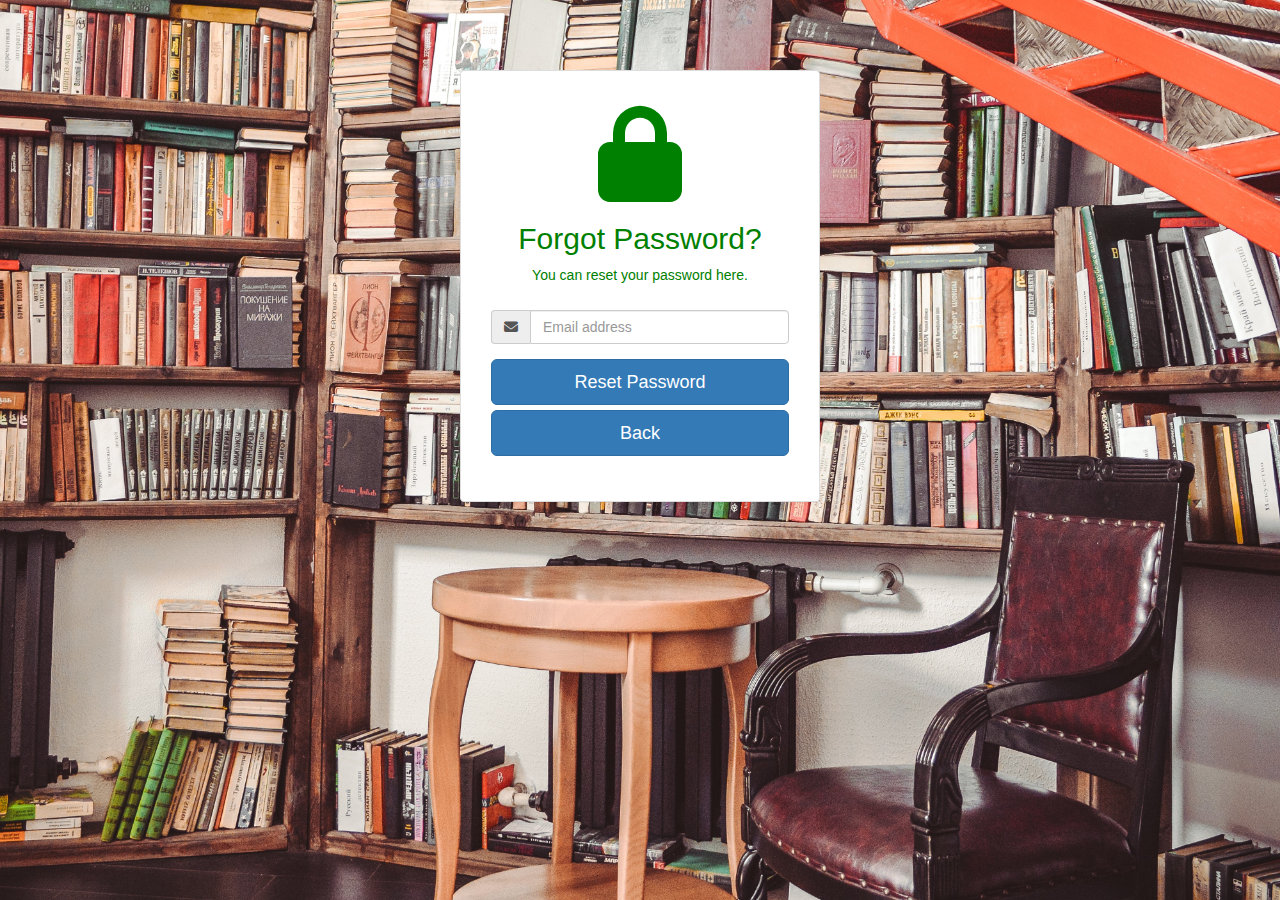
<file: forgot_password.html>
<!DOCTYPE html>
<html lang="en">
<head>
    <meta charset="UTF-8">
    <meta name="viewport" content="width=device-width, initial-scale=1.0">
    <title>Document</title>
    <link rel="stylesheet" href="https://cdnjs.cloudflare.com/ajax/libs/font-awesome/6.5.1/css/all.min.css">
    <link href="https://maxcdn.bootstrapcdn.com/bootstrap/3.3.6/css/bootstrap.min.css" rel="stylesheet">
    <style>
        .form-gap {
            padding-top: 70px;
        }
        
        body {
            background-image: url("images/pexels-vika-glitter-1565245.jpg");
            background-position: center;
            background-size: cover;

          
        }
        .container {
            color: green;
        }

    </style>
</head>
<body>

<div class="form-gap"></div>
<div class="container">
    <div class="row">
        <div class="col-md-4 col-md-offset-4">
            <div class="panel panel-default">
                <div class="panel-body">
                    <div class="text-center">
                        <h3><i class="fa fa-lock fa-4x"></i></h3>
                        <h2 class="text-center">Forgot Password?</h2>
                        <p>You can reset your password here.</p>
                        <div class="panel-body">
                            <form id="register-form" role="form" autocomplete="off" class="form" method="post">

                                <div class="form-group">
                                    <div class="input-group">
                                        <span class="input-group-addon"><i class="fas fa-envelope"></i></span>
                                        <input id="email" name="email" placeholder="Email address" class="form-control" type="email">
                                    </div>
                                </div>
                                <div class="form-group">
                                    <button class="btn btn-lg btn-primary btn-block" onclick="resetpass()">Reset Password</button>
                                    <button class="btn btn-lg btn-primary btn-block" type="button" onclick="back()">Back</button>
                                </div>

                                <input type="hidden" class="hide" name="token" id="token" value="">
                            </form>
                        </div>
                    </div>
                </div>
            </div>
        </div>
    </div>
</div>

<script>
   function resetpass() {
            var emailin = document.getElementById("email");
            var email = emailin.value;

            if (email === "") {
                alert("Please fill out the email field.");
            } else {
                const storedUsers = JSON.parse(localStorage.getItem("users")) || [];
                const user = storedUsers.find((u) => u.email === email);

                if (user) {
                   
                    alert("Reset password link has been sent to your email: " + email);
                } else {
                  
                    alert("Email not found. Please enter a registered email address.");
                }
            }
        }

        function back() {
            console.log("button clicked");
            window.location.href = "index.html";
        }
   
</script> 

</body>
</html>
</file>
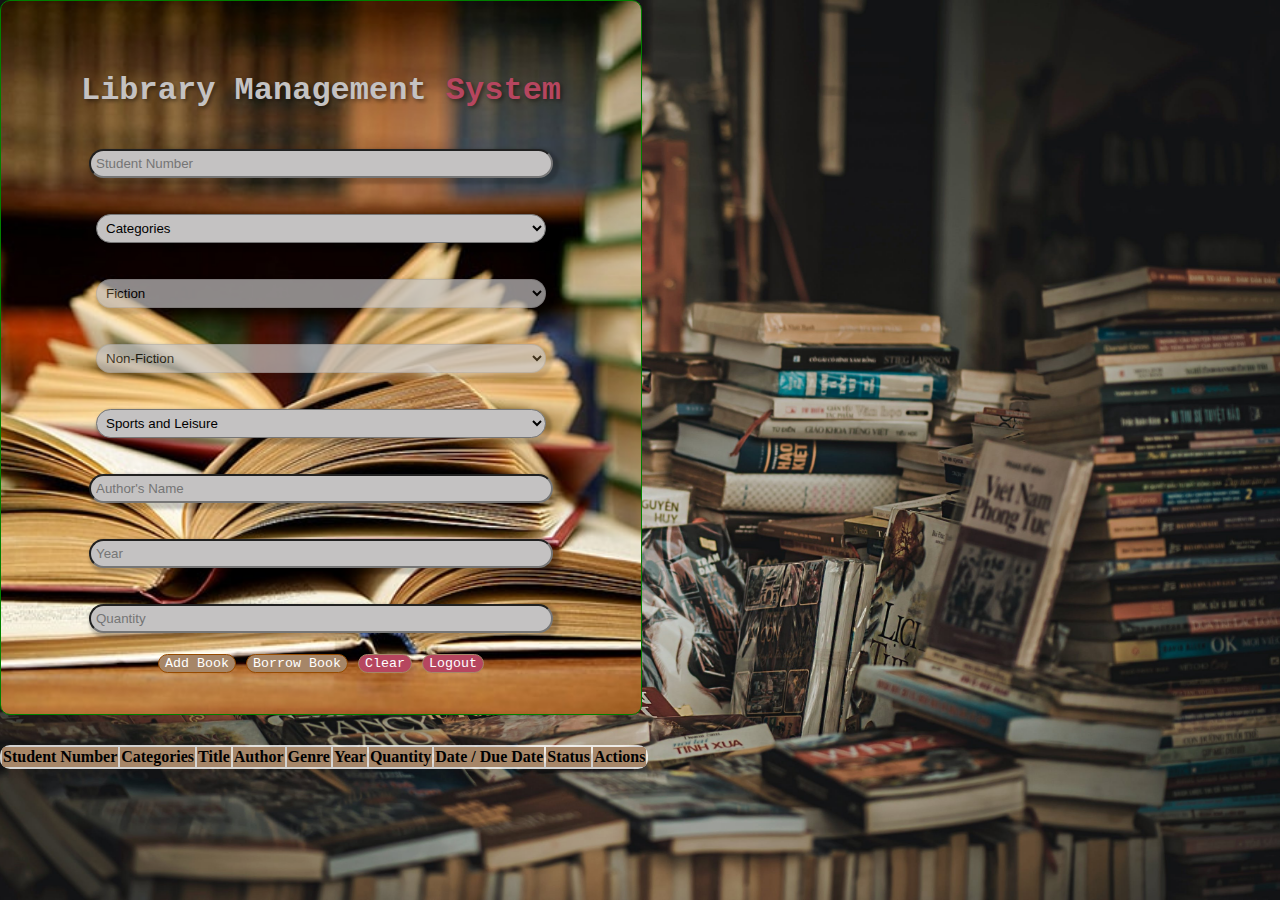
<file: library.html>
<!DOCTYPE html>
<html lang="en">

<head>
  <meta charset="UTF-8">
  <meta name="viewport" content="width=device-width, initial-scale=1.0">
  <link rel="stylesheet" href="https://cdnjs.cloudflare.com/ajax/libs/font-awesome/6.5.1/css/all.min.css">
  <link href="https://cdn.jsdelivr.net/npm/bootstrap@5.3.2/dist/css/bootstrap.min.css" rel="stylesheet"
    integrity="sha384-T3c6CoIi6uLrA9TneNEoa7RxnatzjcDSCmG1MXxSR1GAsXEV/Dwwykc2MPK8M2HN" crossorigin="anonymous">
  <link rel="stylesheet" href="LMSstyles.css">

  <title>Library Management System</title>

</head>

<body>

  <section class="forms">
    <div class="form">
      <div class="container">
        <h1 class="text-center">Library Management <span>System</span></h1>
        <form id="bookForm">

          <div class="form-group">
            <label for="Student"></label>
            <center>
              <input type="text" id="Student" class="form-control text-center" placeholder="Student Number" required />
            </center>
          </div><br>

          <div class="form-group ">
            <label for="Categories"></label><br>
            <center> <select name="Categories" id="Categories" class="custom-select form-control text-center">
                <option value="" disabled selected>Categories </option>
                <option value="Fiction">Fiction</option>
                <option value="Non-Fiction">Non-Fiction</option>
              </select></center>
          </div><br>

          <div class="form-group ">
            <label for="Fiction"></label><br>
            <center><select name="Fiction" id="Fiction Genre" class="custom-select form-control text-center">
                <option value="" disabled selected> Fiction</option>
                <option value="Action and adventure">Action and adventure</option>
                <option value="Children's">Children's</option>
                <option value="Comic book">Comic book</option>
                <option value="Crime">Crime</option>
                <option value="Drama">Drama</option>
                <option value="Fantasy">Fantasy</option>
                <option value="Horror">Horror</option>
                <option value="Mystery">Mystery</option>
                <option value="Poetry">Poetry</option>
                <option value="Romance">Romance</option>
                <option value="Science Fiction">Science fiction</option>
                <option value="Short Story">Short story</option>
                <option value="Thriller">Thriller</option>
                <option value="Young Adult">Young adult</option>
              </select>
            </center>
          </div><br>

          <div class="form-group">
            <label for="Non-Fiction"></label><br>
            <center> <select name="Non-Fiction" id="Non-Fiction Genre" class="custom-select form-control text-center">
                <option value="" disabled selected>Non-Fiction</option>
                <option value="Autobiography">Autobiography</option>
                <option value="Biography">Biography</option>
                <option value="Business/Economics">Business/economics</option>
                <option value="Crafts and Hobbies">Crafts/hobbies</option>
                <option value="Cookbook">Cookbook</option>
                <option value="Dictionary">Dictionary</option>
                <option value="Ency">Encyclopedia</option>
                <option value="History">History</option>
                <option value="Journal">Journal</option>
                <option value="Philosophy">Philosophy</option>
                <option value="Textbook">Textbook</option>
                <option value="True Crime">True crime</option>
                <option value="Science">Science</option>
                <option value="Sports and Leisure">Sports and leisure</option>
              </select></center>
          </div><BR>




            <div class="form-group">
              <label for="bookTitle"></label><br>
              <center>
                <select id="bookTitle" class="form-control text-center" onchange="checkSelection()">
                  <option value="" disabled selected>Book Title</option>
                  
                  <option value="" data-genre="Action and adventure" disabled selected> Action and Adventure </option>
                  <option value="addBook" data-genre="Action and adventure">Add Book</option>
                  <option value="The Count of Monte Cristo" data-genre="Action and adventure">The Count of Monte Cristo</option>
                  <option value="Adventures of Huckleberry Finn" data-genre="Action and adventure">Adventures of Huckleberry Finn</option>
                  <option value="Gulliver's Travels" data-genre="Action and adventure">Gulliver's Travels</option>
                  <option value="Around the World in Eighty Days" data-genre="Action and adventure">Around the World in Eighty Days</option>
                  <option value="The Call of the Wild" data-genre="Action and adventure">The Call of the Wild</option>


                  <option value="" data-genre="Children's" disabled selected> Children's </option>
                  <option value="addBook" data-genre="Children's">Add Book</option>
                  <option value="Where the Wild Things Are" data-genre="Children's">Where the Wild Things Are</option>
                  <option value="Charlotte's Web" data-genre="Children's">Charlotte's Web</option>
                  <option value="The Tale of Peter Rabbit" data-genre="Children's">The Tale of Peter Rabbit</option>
                  <option value="A Wrinkle in Time" data-genre="Children's">A Wrinkle in Time</option>
                  <option value="Anne of Green Gables" data-genre="Children's">Anne of Green Gables</option>
                  
                  <option value="" disabled selected>Select a Book</option>
                  <option value="Marvels" data-genre="Comic book">Marvels</option>
                  <option value="Batman: Year One" data-genre="Comic book">Batman: Year One</option>
                  <option value="The Walking Dead: Compendium One" data-genre="Comic book">The Walking Dead: Compendium One</option>
                  <option value="X-Men: The Dark Phoenix Saga" data-genre="Comic book">X-Men: The Dark Phoenix Saga</option>
                  <option value="Superman Smashes the Klan" data-genre="Comic book">Superman Smashes the Klan</option>
                  <option value="The Batman Who Laughs" data-genre="Comic book">The Batman Who Laughs</option>
                  <option value="The Amazing SpiderMan" data-genre="Comic book">The Amazing Spider-Man</option>


                  <option value="" data-genre="Crime" disabled selected>Crime Genre </option>
                  <option value="addBook" data-genre="Crime">Add Book</option>
                  <option value="Make the Panty-Ripper" data-genre="Crime">Make the Panty-Ripper</option>
                  <option value="No Body, No Crime-Rafe Cameron" data-genre="Crime">No Body, No Crime-Rafe Cameron</option>
                  <option value="Over My Dead Body" data-genre="Crime">Over My Dead Body</option>
                  <option value="Redemption | Mafia Romance" data-genre="Crime">Redemption | Mafia Romance</option>
                  <option value="Hustle" data-genre="Crime">Hustle</option>

                  <option value="" data-genre="Drama" disabled selected>Drama Genre </option>
                  <option value="addBook" data-genre="Drama">Add Book</option>
                  <option value="Hamlet" data-genre="Drama">Hamlet</option>
                  <option value="Othello" data-genre="Drama">Othello</option>
                  <option value="The Tempest" data-genre="Drama">The Tempest</option>
                  <option value="Doctor Faustus" data-genre="Drama">Doctor Faustus</option>

                  <option value=""  data-genre="Fantasy" disabled selected>Fantasy Genre</option>
                  <option value="addBook" data-genre="Fantasy">Add Book</option>
                  <option value="Pick The Second Male Lead" data-genre="Fantasy">Pick The Second Male Lead</option>
                  <option value="Another Life, Another Me" data-genre="Fantasy">Another Life, Another Me</option>
                  <option value="Ten Lifetimes" data-genre="Fantasy">Ten Lifetimes</option>
                  <option value="The Villainess who has Reborn Five Times" data-genre="Fantasy">The Villainess who has Reborn Five Times</option>
                  <option value="Reincarnated with a deities Harem" data-genre="Fantasy">Reincarnated with a deities Harem</option>
                  
                  <option value="" data-genre="Horror" disabled selected>Horror Genre</option>
                  <option value="addBook" data-genre="Horror">Add Book</option>
                  <option value="Frankenstein" data-genre="Horror">Frankenstein</option>
                  <option value="Hell House" data-genre="Horror">Hell House</option>
                  <option value="Ghost Story" data-genre="Horror">Ghost Story</option>
                  <option value="The Woman in Black" data-genre="Horror">The Woman in Black</option>

                  <option value=""  data-genre="Mystery" disabled selected>Mystery Genre</option>
                  <option value="addBook" data-genre="Mystery">Add Book</option>
                  <option value="In the Woods" data-genre="Mystery">In the Woods</option>
                  <option value="Murder on the Orient Express" data-genre="Mystery">Murder on the Orient Express</option>
                  <option value="Shutter Island" data-genre="Mystery">Shutter Island</option>
                  <option value="The Silent Patient" data-genre="Mystery">The Silent Patient</option>

                  <option value="" data-genre="Poetry" disabled selected>Poetry Genre</option>
                  <option value="addBook" data-genre="Poetry">Add Book</option>
                  <option value="12 am" data-genre="Poetry">12 am</option>
                  <option value="love & nostalgia" data-genre="Poetry">love & nostalgia</option>
                  <option value="It Isn\'t Love" data-genre="Poetry">It Isn\'t Love</option>
                  <option value="letters to no one" data-genre="Poetry">letters to no one</option>
                  <option value="locutions" data-genre="Poetry">locutions</option>

                  <option value="" data-genre="Romance" disabled selected>Romance Genre</option>',
                  <option value="addBook" data-genre="Romance">Add Book</option>
                  <option value="Knock, Knock, Professor" data-genre="Romance">Knock, Knock, Professor</option>
                  <option value="POSSESSIVE 1: Tyron Zapanta" data-genre="Romance">POSSESSIVE 1: Tyron Zapanta</option>
                  <option value="Temptation Island: Sinful Desire" data-genre="Romance">Temptation Island: Sinful Desire</option>
                  <option value="Darkest Touch" data-genre="Romance">Darkest Touch</option>
                  <option value="Danger, Danger, Mr.Stranger" data-genre="Romance">Danger, Danger, Mr.Stranger</option>

                  <option value="" data-genre="Science Fiction" disabled selected>Science Fiction Genre</option>',
                  <option value="addBook" data-genre="Science Fiction">Add Book</option>
                  <option value="Knock, Knock, Professor" data-genre="Science Fiction">1Knock, Knock, Professor</option>
                  <option value="POSSESSIVE 1: Tyron Zapanta" data-genre="Science Fiction">POSSESSIVE 1: Tyron Zapanta</option>
                  <option value="Temptation Island: Sinful Desire" data-genre="Science Fiction">Temptation Island: Sinful Desire</option>
                  <option value="Darkest Touch" data-genre="Science Fiction">Darkest Touch</option>
                  <option value="Danger, Danger, Mr.Stranger" data-genre="Science Fiction">Danger, Danger, Mr.Stranger</option>

                  <option value="" data-genre="Thriller" disabled selected>Thriller Genre</option>
                  <option value="addBook" data-genre="Thriller">Add Book</option>
                  <option value="THE VISION" data-genre="Thriller">THE VISION</option>
                  <option value="A Brilliant Plan" data-genre="Thriller">A Brilliant Plan</option>
                  <option value="Invisible Armies" data-genre="Thriller">Invisible Armies</option>
                  <option value="The Accidental Siren" data-genre="Thriller">The Accidental Siren</option>
                  <option value="The Whole Truth" data-genre="Thriller">The Whole Truth</option>

                  <option value=""  data-genre="Short Story" disabled selected>Short Story Genre</option>
                  <option value="addBook" data-genre="Short Story">Add Book</option>
                  <option value="Honey: Theo Nott" data-genre="Short Story">Honey: Theo Nott</option>
                  <option value="Kaklase" data-genre="Short Story">Kaklase</option>
                  <option value="The Girl He Never Noticed" data-genre="Short Story">The Girl He Never Noticed</option>
                  <option value="REPLACEMENT WIFE" data-genre="Short Story">REPLACEMENT WIFE</option>
                  <option value="Lover's Guilt: An Erotic" data-genre="Short Story">Lover's Guilt: An Erotic</option>

                  <option value="" data-genre="Young Adult" disabled selected>Young Adult Genre</option>
                  <option value="addBook" data-genre="Young Adult">Add Book</option>
                  <option value="Alessandro" data-genre="Young Adult">Alessandro</option>
                  <option value="Coincidentally" data-genre="Young Adult">Coincidentally</option>
                  <option value="Dominic" data-genre="Young Adult">Dominic</option>
                  <option value="A Touch of Sin" data-genre="Young Adult">A Touch of Sin</option>
                  <option value="Bulletproof" data-genre="Young Adult">Bulletproof</option>
                  
                  <option value="" data-genre="Autobiography" disabled selected>Autobiography Genre</option>
                  <option value="addBook" data-genre="Autobiography">Add Book</option>
                  <option value="The Diary of a Young Girl" data-genre="Autobiography">The Diary of a Young Girl</option>
                  <option value="Autobiography of a Yogi" data-genre="Autobiography">Autobiography of a Yogi</option>
                  <option value="I Am Malala: The Girl Who Stood Up for Education and was Shot by the Taliban" data-genre="Autobiography">I Am Malala: The Girl Who Stood Up for Education and was Shot by the Taliban</option>
                  <option value="Becoming A Visible Man" data-genre="Autobiography">Becoming A Visible Man</option>

             
                  <option value="" data-genre="Biography" disabled selected>Biography Genre</option>
                  <option value="addBook" data-genre="Biography">Add Book</option>
                  <option value="Alexander Hamilton" data-genre="Biography">Alexander Hamilton</option>
                  <option value="The Immortal Life of Henrietta Lacks" data-genre="Biography">The Immortal Life of Henrietta Lacks</option>
                  <option value="The Mayor of Castro Street: The Life and Times of Harvey Milk" data-genre="Biography">The Mayor of Castro Street: The Life and Times of Harvey Milk</option>
                  <option value="Wong Kar-Wai: Auteur of Time" data-genre="Biography">Wong Kar-Wai: Auteur of Time</option>

                  <option value=""  data-genre="Crafts" disabled selected>Crafts and Hobbies Genre</option>
                  <option value="addBook" data-genre="Crafts and Hobbies">Add Book</option>
                  <option value="A Step-by-Step Guide to Creative Skills" data-genre="Crafts and Hobbies">A Step-by-Step Guide to Creative Skills</option>
                  <option value="An Adventure Brewing" data-genre="Crafts and Hobbies">An Adventure Brewing</option>
                  <option value="The Forgotten Arts and Crafts" data-genre="Crafts and Hobbies">The Forgotten Arts and Crafts</option>
                  <option value="A Stash of One's Own: Knitters on Loving, Living with, and Letting Go of Yarn" data-genre="Crafts and Hobbies">A Stash of One's Own: Knitters on Loving, Living with, and Letting Go of Yarn</option>
                  
                  <option value="" data-status="Winner" disabled selected>Business/Economics Genre</option>
                  <option value="addBook" data-genre="Business/Economics">Add Book</option>
                  <option value="Freakonomics" data-genre="Business/Economics">Freakonomics</option>
                  <option value="Capital in the Twenty-First Century" data-genre="Business/Economics" data-status="Winner">Capital in the Twenty-First Century</option>
                  <option value="The World is Flat" data-genre="Business/Economics" data-status="Shortlist">The World is Flat</option>
                  <option value="The Second Machine Age" data-genre="Business/Economics">The Second Machine Age</option>

                  <option value="" data-genre="Cookbook" disabled selected>Cookbook Genre</option>
                  <option value="addBook" data-genre="Cookbook">Add Book</option>
                  <option value="Magnolia Table" data-genre="Cookbook">Magnolia Table</option>
                  <option value="The Tale of Peter Rabbit" data-genre="Cookbook">The Tale of Peter Rabbit</option>
                  <option value="How To Make The Best Coffee At Home" data-genre="Cookbook">How To Make The Best Coffee At Home</option>
                  <option value="Real Superfoods: Everyday Ingredients to Elevate Your Health" data-genre="Cookbook">Real Superfoods: Everyday Ingredients to Elevate Your Health</option>

                  <option value=""  data-genre="Dictionary" disabled selected>Dictionary Genre</option>
                  <option value="addBook" data-genre="Dictionary">Add Book</option>
                  <option value="The Dictionary People: The Unsung Heroes Who Created the Oxford English Dictionary" data-genre="Dictionary">The Dictionary People: The Unsung Heroes Who Created the Oxford English Dictionary</option>
                  <option value="The Professor and the Madman: A Tale of Murder, Insanity and the Making of the Oxford English Dictionary" data-genre="Dictionary">The Professor and the Madman: A Tale of Murder, Insanity and the Making of the Oxford English Dictionary</option>
                  <option value="Merriam-Webster's Collegiate Dictionary" data-genre="Dictionary">Merriam-Webster's Collegiate Dictionary</option>
                  <option value="The Unabridged Devil's Dictionary" data-genre="Dictionary">The Unabridged Devil's Dictionary</option>     
              

                  <option value="" data-genre="Ency" disabled selected>Encyclopedia Genre</option>
                  <option value="addBook" data-genre="Ency">Add Book</option>
                  <option value="The Know-It-All (Paperback)" data-genre="Ency">The Know-It-All (Paperback)</option>
                  <option value="The Philosophy Book: Big Ideas Simply Explained (Hardcover)" data-genre="Ency">The Philosophy Book: Big Ideas Simply Explained (Hardcover)</option>
                  <option value="A Tolkien Bestiary (Hardcover)" data-genre="Ency">A Tolkien Bestiary (Hardcover)</option>
                  <option value="The DC Comic book Encyclopedia (Hardcover)" data-genre="Ency">The DC Comic book Encyclopedia (Hardcover)</option>

                  <option value="" data-genre="History" disabled selected>History Genre</option>
                  <option value="addBook" data-genre="History">Add Book</option>
                  <option value="A City on Mars: Can We Settle Space, Should We Settle Space, and Have We Really Thought This Through?" data-genre="History">A City on Mars: Can We Settle Space, Should We Settle Space, and Have We Really Thought This Through?</option>
                  <option value="Endgame: Inside the Royal Family and the Monarchy's Fight for Survival" data-genre="History">Endgame: Inside the Royal Family and the Monarchy's Fight for Survival</option>
                  <option value="Gator Country: Deception, Danger, and Alligators in the Everglades" data-genre="History">Gator Country: Deception, Danger, and Alligators in the Everglades</option>
              
                  <option value="" data-genre="Journal" disabled selected>Journal Genre</option>
                  <option value="addBook" data-genre="Journal">Add Book</option>
                  <option value="Self-Love Workbook for Women: Release Self-Doubt, Build Self-Compassion, and Embrace Who You Are" data-genre="Journal">Self-Love Workbook for Women: Release Self-Doubt, Build Self-Compassion, and Embrace Who You Are</option>
                  <option value="Step by Step: The Life In My Journeys" data-genre="Journal">Step by Step: The Life In My Journeys</option>
                  <option value="Draw Your Day: An Inspiring Guide to Keeping a Sketch Journal" data-genre="Journal">Draw Your Day: An Inspiring Guide to Keeping a Sketch Journal</option>
                  <option value="The Untethered Soul Guided Journal: Practices to Journey Beyond Yourself" data-genre="Journal">The Untethered Soul Guided Journal: Practices to Journey Beyond Yourself</option>
              
                  <option value=""  data-genre="Philosophy" disabled selected>Philosophy Genre</option>
                  <option value="addBook" data-genre="Philosophy">Add Book</option>
                  <option value="Greenlights" data-genre="Philosophy">Greenlights</option>
                  <option value="The Boy, the Mole, the Fox and the Horse" data-genre="Philosophy">The Boy, the Mole, the Fox and the Horse</option>
                  <option value="The Stranger in the Lifeboat" data-genre="Philosophy">The Stranger in the Lifeboat</option>
                  <option value="Can't Hurt Me: Master Your Mind and Defy the Odds" data-genre="Philosophy">Can't Hurt Me: Master Your Mind and Defy the Odds</option>
                 
                  
                  <option value="" data-genre="Textbook" disabled selected>Textbook Genre</option>
                  <option value="addBook" data-genre="Textbook">Add Book</option>
                  <option value="Fundamentals of Software Architecture: An Engineering Approach" data-genre="Textbook">Fundamentals of Software Architecture: An Engineering Approach</option>
                  <option value="180 Days: Two Teachers and the Quest to Engage and Empower Adolescents" data-genre="Textbook">180 Days: Two Teachers and the Quest to Engage and Empower Adolescents</option>
                  <option value="The Gay Agenda: A Modern Queer History & Handbook" data-genre="Textbook">The Gay Agenda: A Modern Queer History & Handbook</option>
                  <option value="Advances in Financial Machine Learning" data-genre="Textbook">Advances in Financial Machine Learning</option>

                  <option value=""  data-genre="True Crime" disabled selected>True Crime Genre</option>
                  <option value="addBook" data-genre="True Crime">Add Book</option>
                  <option value="Among the Bros: A Fraternity Crime Story" data-genre="True Crime">Among the Bros: A Fraternity Crime Story</option>
                  <option value="In the Pines: A Lynching, A Lie, A Reckoning" data-genre="True Crime">In the Pines: A Lynching, A Lie, A Reckoning</option>
                  <option value="Gator Country: Deception, Danger, and Alligators in the Everglades" data-genre="True Crime">Gator Country: Deception, Danger, and Alligators in the Everglades</option>
                  <option value="Becoming the Boogeyman" data-genre="True Crime">Becoming the Boogeyman</option>

                  <option value="" data-genre="Science" disabled selected>Science Genre</option>
                  <option value="addBook" data-genre="Science">Add Book</option>
                  <option value="Breaking Through: My Life in Science" data-genre="Science">Breaking Through: My Life in Science</option>
                  <option value="Most Delicious Poison: The Story of Nature's Toxins―From Spices to Vices" data-genre="Science">Most Delicious Poison: The Story of Nature's Toxins―From Spices to Vices</option>
                  <option value="Blood Memory: The Tragic Decline and Improbable Resurrection of the American Buffalo" data-genre="Science">Blood Memory: The Tragic Decline and Improbable Resurrection of the American Buffalo</option>
                  <option value="Poison: The History of Potions, Powders and Murderous Practitioners" data-genre="Science">Poison: The History of Potions, Powders and Murderous Practitioners</option>
                  
                  <option value="" data-genre="Sports and Leisure" disabled selected>Sports and Leisure</option>
                  <option value="addBook" data-genre="Sports and Leisure">Add Book</option>
                  <option value="Ted Willia s at War (Hardcover)" data-genre="Sports and Leisure">Ted Williams at War (Hardcover)</option>
                  <option value="The Teammates: A Portrait of a Friendship (Paperback)" data-genre="Sports and Leisure">The Teammates: A Portrait of a Friendship (Paperback)</option>
                  <option value="All In: An Autobiography (Hardcover)" data-genre="Sports and Leisure">All In: An Autobiography (Hardcover)</option>
                  <option value="I Came As a Shadow: An Autobiography (Hardcover)" data-genre="Sports and Leisure">I Came As a Shadow: An Autobiography (Hardcover)</option>
                </select>
              </center>
            
            </div><br>
            

          <div class="form-group">
            <label for="author"></label>
            <center>
              <input type="text" id="author" class="form-control text-center" placeholder="Author's Name" readonly required/>
            </center>
          </div><br>

          <div class="form-group">
            <label for="year"></label>
            <center>
              <input type="text" id="year" class="form-control text-center" placeholder="Year"  readonly required  />
            </center>
          </div><br>
          <div class="form-group">
            <label for="quantity"></label>
            <center>
              <input type="number" id="quantity" class="form-control text-center" placeholder="Quantity" required />
            </center>
          </div><br>


          <center>
            <div class="buttons">
              <button class="btn btn-success" type="button" id="addBtn">
                Add Book
              </button>
              <button class="btn btn-success" type="button" id="borrowBtn">
                Borrow Book
              </button>
              <button class="btn btn-warning " type="button" id="clearBtn">
                Clear
              </button>
              <button class="btn btn-warning " id="clearBtn" onclick="logout()">
                Logout
              </button>
            </div>
          </center>

        </form><br>

      </div>

                  </center>
              </form>
            </div>
          </div>
        </div>
      </div>
    </div>
  </section>
  <section>
    <!--TABLE-->
    <table class="table mt-4" id="bookTable">
      <thead>
        <tr>
          <th>Student Number</th>
          <th>Categories</th>
          <th>Title</th>
          <th>Author</th>
          <th>Genre</th>
          <th>Year</th>
          <th>Quantity</th>
          <th>Date / Due Date</th>
          <th>Status</th>
          <th>Actions</th>
        </tr>
      </thead>
      <tbody></tbody>
    </table>

  </section>



  <script src="https://cdnjs.cloudflare.com/ajax/libs/jquery/3.7.1/jquery.min.js"
    integrity="sha512-v2CJ7UaYy4JwqLDIrZUI/4hqeoQieOmAZNXBeQyjo21dadnwR+8ZaIJVT8EE2iyI61OV8e6M8PP2/4hpQINQ/g=="
    crossorigin="anonymous" referrerpolicy="no-referrer"></script>
  <script src="https://cdn.jsdelivr.net/npm/bootstrap@5.3.2/dist/js/bootstrap.bundle.min.js"
    integrity="sha384-C6RzsynM9kWDrMNeT87bh95OGNyZPhcTNXj1NW7RuBCsyN/o0jlpcV8Qyq46cDfL"
    crossorigin="anonymous"></script>
    <script src="https://ajax.googleapis.com/ajax/libs/jquery/2.1.1/jquery.min.js"></script>

    <script src="LMSscript.js"></script>
</body>

</html>
</file>
<file: LMSstyles.css>
body {
      display: block;
      align-items: center;
      justify-content: center;
      color: #fff;
      height: 100%;
      margin: 0;
      background-position: center;
      background-size: cover;
      background-image: url('images/pexels-min-an-694740.jpg');
      background-attachment: fixed;

    }


    #booktable {
      color: #fff;
    }

    .modal {
      color: #212121;
    }

    h1 {
      font-family: 'Courier New', Courier, monospace;
      text-align: center;
      color: #c4c2c2;
      text-shadow: 2px 2px 4px rgba(0, 0, 0, 0.5);
    }

    .form-group input,
    .form-group select {
      transition: transform 0.3s ease;
    }

    .form-group input:hover,
    .form-group select:hover {
      border-color: #A68668;
      box-shadow: 2px 2px 2px 2px #A68668;
      transform: scale(1.05);
    }

    .form-group input:not(:hover),
    .form-group select:not(:hover) {
      transform: scale(1);
    }

    .btn {
      transition: transform 0.3s ease;
    }

    .btn:hover {
      transform: scale(1.1);
    }

    .btn:active {
      transform: scale(0.9);
    }

    .container {
      text-align: left;
      border-radius: 10px;
      border: solid 1px green;
      background-image: url('images/national-emergency-library-1.jpg');
      background-position: center;
      background-size: cover;
      padding-top: 50px;
      padding-bottom: 20px;
      width: 50%;
      height: 100%;
    }




    .form-group label {
      font-family: monospace;
      margin-left: 40px;
    }

    .form-group select {
      border-radius: 20px;
      color: rgb(0, 0, 0);
      background-color: #c4c2c2;
      box-shadow: 3px 3px 3px 3px #0003;
      padding: 5px 5px;
      font-family: Arial, Helvetica, sans-serif;
      width: 450px;
    }

    .form-group input {
      border-radius: 20px;
      color: #000000;
      background-color: #c4c2c2;
      box-shadow: 3px 3px 3px 3px #0003;
      padding: 5px 5px;
      font-family: Arial, Helvetica, sans-serif;
      width: 450px;
    }

    #Fiction\ Genre,
    #Non-Fiction\ Genre {
      background-color: #c4c2c2;
    }

    #addBtn {
      border-radius: 15px;
      border: solid 1px #964B00;
      font-family: Courier;
      margin: 3px;
      background: #A68668;
      color: #fff;
    }

    #borrowBtn {
      border-radius: 15px;
      border: solid 1px #964B00;
      font-family: Courier;
      margin: 3px;
      background: #A68668;
      color: #fff;
    }

    #returnBtn {
      border-radius: 15px;
      border: solid 1px #964B00;
      font-family: Courier;
      margin: 3px;
      background: #A68668;
      color: #fff;
    }

    #clearBtn {
      border-radius: 15px;
      border: solid 1px #A68668;
      font-family: Courier;
      margin: 3px;
      background: #B6465F;
      color: #fff;
    }

    .forms .form .container span {
      color: #B6465F;
    }

    #editModal {
      backdrop-filter: blur(5px);
    }

    #editModal .modal-content {
      background: url('images/national-emergency-library-1.jpg') center center no-repeat;
      background-size: cover;
    }

    /* booktable/database? */
    #bookTable {
      margin-top: 30px;
      background-color: rgba(255, 255, 255, 0.8);
      border-radius: 10px;
      overflow: hidden;
    }

    #bookTable th,
    #bookTable td {
      text-align: center;
      vertical-align: middle;
    }

    #bookTable th {
      background-color: #A68668;
      color: #000000;
    }

    #bookTable tbody tr:nth-child(even) {
      background-color: #F0F0F0;
    }

    #bookTable tbody tr:hover {
      background-color: #D3D3D3;
    }

    #bookTable td:last-child {
      white-space: nowrap;
    }

    #bookTable .editBtn,
    #bookTable .deleteBtn {
      padding: 5px 10px;
      font-size: 12px;
      cursor: pointer;
    }


    #bookTable .editBtn {
      background-color: #DAA520;
      border: none;
    }

    #bookTable .deleteBtn {
      background-color: #8B4513;
      border: none;
    }

    .non-editable {
      background-color: #8B4513; 
      color: #000000; 
      cursor: not-allowed;
    }
</file>
